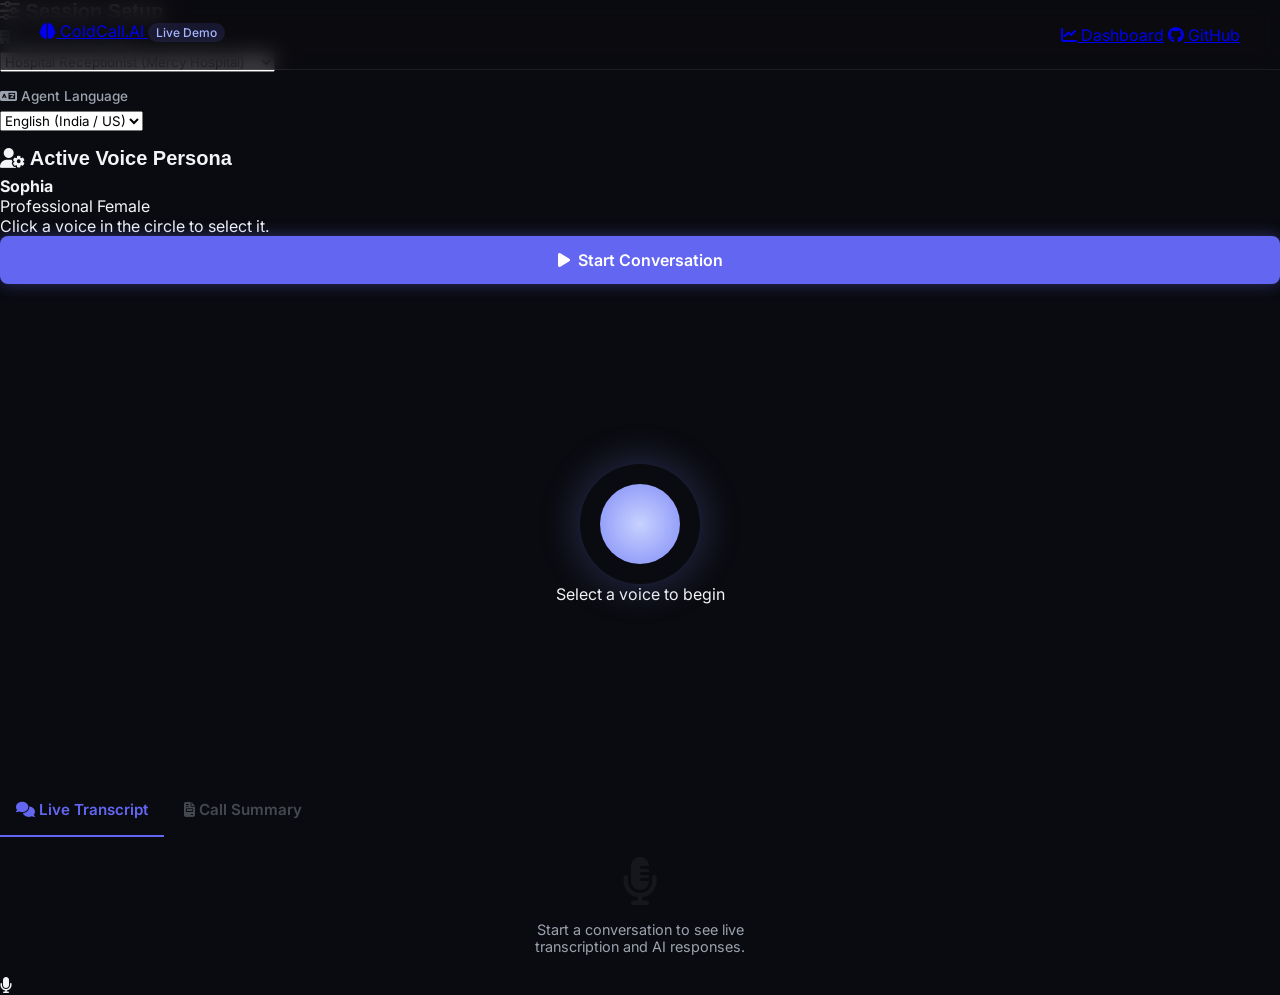
<file: static/voice-agent.html>
<!DOCTYPE html>
<html lang="en">
<head>
    <meta charset="UTF-8">
    <meta name="viewport" content="width=device-width, initial-scale=1.0">
    <title>Voice Agent Demo — Conversational AI</title>
    <meta name="description" content="Interactive browser voice demo featuring low-latency speech recognition, AI conversational intelligence, and natural text-to-speech.">
    <!-- Google Fonts & FontAwesome Icons -->
    <link rel="preconnect" href="https://fonts.googleapis.com">
    <link rel="preconnect" href="https://fonts.gstatic.com" crossorigin>
    <link href="https://fonts.googleapis.com/css2?family=Inter:wght@300;400;500;600;700&display=swap" rel="stylesheet">
    <link rel="stylesheet" href="https://cdnjs.cloudflare.com/ajax/libs/font-awesome/6.5.1/css/all.min.css">
    <link rel="stylesheet" href="/static/css/voice-agent.css">
</head>
<body>

    <!-- Header Navigation Bar -->
    <header class="app-header">
        <div class="header-left">
            <a href="/" class="brand-logo">
                <i class="fa-solid fa-brain brand-icon"></i>
                <span class="brand-name">ColdCall<span class="brand-highlight">.AI</span></span>
            </a>
            <span class="badge badge-pulse">Live Demo</span>
        </div>
        <div class="header-right">
            <a href="/static/index.html" class="nav-link"><i class="fa-solid fa-chart-line"></i> Dashboard</a>
            <a href="https://github.com/vaibhav668/ai_cold_call" target="_blank" class="nav-link"><i class="fa-brands fa-github"></i> GitHub</a>
        </div>
    </header>

    <!-- Main Container Grid -->
    <main class="demo-container">

        <!-- Sidebar: Configuration Panel -->
        <section class="sidebar-panel">
            <div class="panel-section">
                <h3 class="section-title"><i class="fa-solid fa-sliders"></i> Session Setup</h3>
                
                <!-- Industry / Workflow Selection -->
                <div class="form-group">
                    <label for="industry-select"><i class="fa-solid fa-building"></i> Industry Use Case</label>
                    <select id="industry-select" class="form-select">
                        <option value="hospital" selected>Hospital Receptionist (Mercy Hospital)</option>
                        <option value="real_estate">Real Estate Consultant (Premium Realty)</option>
                    </select>
                </div>

                <!-- Language Selection -->
                <div class="form-group">
                    <label for="language-select"><i class="fa-solid fa-language"></i> Agent Language</label>
                    <select id="language-select" class="form-select">
                        <option value="English" selected>English (India / US)</option>
                        <option value="Hindi">Hindi (हिंदी)</option>
                        <option value="Telugu">Telugu (తెలుగు)</option>
                    </select>
                </div>
            </div>

            <!-- Voice Persona Info Card -->
            <div class="panel-section">
                <h3 class="section-title"><i class="fa-solid fa-user-gear"></i> Active Voice Persona</h3>
                <div class="active-voice-card" id="active-voice-card">
                    <div id="active-voice-avatar-wrap">
                        <!-- Rendered by JS -->
                    </div>
                    <div class="voice-details">
                        <h4 id="active-voice-name">Sophia</h4>
                        <p class="voice-role" id="active-voice-role">Professional Female</p>
                        <p id="active-voice-desc">Click a voice in the circle to select it.</p>
                    </div>
                </div>
            </div>

            <!-- Call Controls -->
            <div class="panel-section call-actions">
                <button id="start-btn" class="btn btn-primary btn-glow">
                    <i class="fa-solid fa-play"></i> Start Conversation
                </button>
                <button id="end-btn" class="btn btn-danger hidden">
                    <i class="fa-solid fa-phone-slash"></i> End Conversation
                </button>

                <div class="call-metrics hidden" id="call-metrics">
                    <div class="metric">
                        <span class="metric-label">Status</span>
                        <span class="metric-value" id="connection-status">Connecting...</span>
                    </div>
                    <div class="metric">
                        <span class="metric-label">Duration</span>
                        <span class="metric-value" id="call-timer">00:00</span>
                    </div>
                    <div class="metric">
                        <button id="mute-btn" class="btn-icon" title="Toggle Mute">
                            <i class="fa-solid fa-microphone"></i>
                        </button>
                        <span class="metric-label" id="mic-status">Active</span>
                    </div>
                </div>

                <!-- Real-Time Telemetry Metrics Card -->
                <div class="call-metrics hidden" id="telemetry-panel" style="margin-top: 12px; border-top: 1px solid rgba(255,255,255,0.08); padding-top: 12px;">
                    <div class="metric" style="grid-column: span 3; text-align: left;">
                        <span class="metric-label" style="color: var(--accent-primary); font-weight: 600;"><i class="fa-solid fa-bolt"></i> Real-Time Pipeline Telemetry</span>
                    </div>
                    <div class="metric">
                        <span class="metric-label">Round-Trip</span>
                        <span class="metric-value" id="tele-roundtrip" style="color: #38bdf8;">—</span>
                    </div>
                    <div class="metric">
                        <span class="metric-label">LLM (First Token)</span>
                        <span class="metric-value" id="tele-llm" style="color: #a78bfa;">—</span>
                    </div>
                    <div class="metric">
                        <span class="metric-label">TTS (First Byte)</span>
                        <span class="metric-value" id="tele-tts" style="color: #34d399;">—</span>
                    </div>
                </div>
            </div>
        </section>

        <!-- Central Arena (Reactive Orb + Voice Circle) -->
        <section class="arena-panel">
            <div class="circular-arena" id="circular-arena">
                <div class="central-orb-container">
                    <div class="orb-pulsar state-idle" id="ai-orb">
                        <div class="orb-core"></div>
                        <div class="orb-wave wave-1"></div>
                        <div class="orb-wave wave-2"></div>
                    </div>
                    <p class="orb-status" id="orb-status-text">Select a voice to begin</p>
                </div>

                <!-- Orbiting Voice Profile Nodes -->
                <div class="voice-nodes-container" id="voice-nodes-container">
                    <!-- Dynamic voice nodes rendered by JS -->
                </div>
            </div>
        </section>

        <!-- Right Side: Dialog & Transcript / Call Analytics -->
        <section class="transcript-panel">
            <!-- Tabs -->
            <div class="tab-header">
                <button class="tab-btn active" id="tab-transcript-btn">
                    <i class="fa-solid fa-comments"></i> Live Transcript
                </button>
                <button class="tab-btn" id="tab-summary-btn" disabled>
                    <i class="fa-solid fa-file-invoice"></i> Call Summary
                </button>
            </div>

            <!-- Tab Content: Live Transcript -->
            <div class="tab-content" id="transcript-tab-content">
                <div class="dialog-scroll-container" id="transcript-scroll">
                    <div class="empty-transcript-message" id="empty-transcript-msg">
                        <i class="fa-solid fa-microphone-lines"></i>
                        <p>Start a conversation to see live transcription and AI responses.</p>
                    </div>
                </div>

                <!-- Typing / Thinking Indicator -->
                <div class="typing-indicator hidden" id="typing-indicator">
                    <div class="dot"></div>
                    <div class="dot"></div>
                    <div class="dot"></div>
                    <span>AI is thinking...</span>
                </div>
            </div>

            <!-- Tab Content: Call Summary (rendered post-call) -->
            <div class="tab-content hidden" id="summary-tab-content">
                <div class="summary-scroll-container" id="summary-scroll">
                    <!-- Populated dynamically by JS post-call -->
                </div>
            </div>
        </section>

    </main>

    <!-- Floating Orb Quick-Nav Widget -->
    <div class="widget-orb-fab" id="widget-orb-click" title="Scroll to Voice Agent">
        <i class="fa-solid fa-microphone"></i>
    </div>

    <script src="/static/js/voice-agent.js"></script>
</body>
</html>
</file>
<file: static/css/voice-agent.css>
/* ─── Voice Agent Demo — Complete CSS ─────────────────────────────────────── */
/* Custom Variables */
:root {
    --bg-base: #0a0b10;
    --bg-glass: rgba(16, 18, 27, 0.4);
    --border-glass: rgba(255, 255, 255, 0.08);
    --text-primary: #f3f4f6;
    --text-secondary: #9ca3af;
    
    /* Branding Hues */
    --primary: #6366f1;
    --primary-glow: rgba(99, 102, 241, 0.4);
    
    /* Responsive State Hues */
    --idle-color: #818cf8;
    --idle-glow: rgba(129, 140, 248, 0.3);
    --listening-color: #34d399;
    --listening-glow: rgba(52, 211, 153, 0.4);
    --thinking-color: #fbbf24;
    --thinking-glow: rgba(251, 191, 36, 0.4);
    --speaking-color: #f43f5e;
    --speaking-glow: rgba(244, 63, 94, 0.4);
    --error-color: #ef4444;
    --error-glow: rgba(239, 68, 68, 0.4);
    --disconnected-color: #6b7280;
    --disconnected-glow: rgba(107, 114, 128, 0.2);
}

/* Base resets & Fonts */
* {
    margin: 0;
    padding: 0;
    box-sizing: border-box;
    font-family: 'Inter', sans-serif;
}

body {
    background-color: var(--bg-base);
    color: var(--text-primary);
    min-height: 100vh;
    overflow-x: hidden;
    position: relative;
}

/* Background gradients */
.bg-glow {
    position: absolute;
    border-radius: 50%;
    filter: blur(120px);
    z-index: -1;
    opacity: 0.15;
    pointer-events: none;
}

.bg-glow-1 {
    width: 600px;
    height: 600px;
    background: radial-gradient(circle, var(--primary), transparent 70%);
    top: -10%;
    left: -10%;
}

.bg-glow-2 {
    width: 500px;
    height: 500px;
    background: radial-gradient(circle, #f43f5e, transparent 70%);
    bottom: -10%;
    right: -10%;
}

/* App Header */
.app-header {
    height: 70px;
    padding: 0 40px;
    display: flex;
    justify-content: space-between;
    align-items: center;
    border-bottom: 1px solid var(--border-glass);
    background: rgba(10, 11, 16, 0.8);
    backdrop-filter: blur(10px);
    position: fixed;
    top: 0;
    left: 0;
    width: 100%;
    z-index: 100;
}

.app-header .logo {
    display: flex;
    align-items: center;
    gap: 12px;
    font-family: 'Outfit', sans-serif;
    font-weight: 700;
    font-size: 1.4rem;
    color: var(--text-primary);
}

.app-header .logo i {
    color: var(--primary);
}

.nav-back-btn {
    text-decoration: none;
    color: var(--text-secondary);
    font-weight: 500;
    font-size: 0.95rem;
    display: flex;
    align-items: center;
    gap: 8px;
    transition: all 0.2s ease;
}

.nav-back-btn:hover {
    color: var(--text-primary);
    transform: translateX(-4px);
}

/* Layout container */
.main-container {
    margin-top: 70px;
    height: calc(100vh - 70px);
    display: grid;
    grid-template-columns: 320px 1fr;
    padding: 20px;
    gap: 20px;
    overflow: hidden;
}

@media (max-width: 1200px) {
    .main-container {
        grid-template-columns: 300px 1fr;
        grid-template-rows: auto 1fr;
        height: auto;
        overflow-y: auto;
    }
    .transcript-panel {
        grid-column: span 2;
        height: 500px;
    }
}

@media (max-width: 768px) {
    .main-container {
        grid-template-columns: 1fr;
        grid-template-rows: auto auto auto;
    }
    .control-panel, .arena-panel, .transcript-panel {
        grid-column: span 1;
    }
    .circular-arena {
        height: 400px !important;
    }
}

/* Glassmorphism panel styles */
.glass-panel {
    background: var(--bg-glass);
    border: 1px solid var(--border-glass);
    border-radius: 16px;
    backdrop-filter: blur(12px);
    display: flex;
    flex-direction: column;
    overflow: hidden;
    box-shadow: 0 8px 32px 0 rgba(0, 0, 0, 0.3);
}

/* Control Panel Sidebar */
.control-panel {
    padding: 24px;
    gap: 24px;
}

.panel-section h2, .panel-section h3 {
    font-family: 'Outfit', sans-serif;
    font-size: 1.25rem;
    font-weight: 600;
    margin-bottom: 6px;
}

.section-desc {
    font-size: 0.85rem;
    color: var(--text-secondary);
    margin-bottom: 16px;
}

.form-group {
    margin-bottom: 16px;
}

.form-group label {
    display: block;
    font-size: 0.85rem;
    font-weight: 500;
    color: var(--text-secondary);
    margin-bottom: 6px;
}

.custom-select {
    width: 100%;
    padding: 12px;
    background: rgba(255, 255, 255, 0.04);
    border: 1px solid var(--border-glass);
    border-radius: 8px;
    color: var(--text-primary);
    font-size: 0.95rem;
    outline: none;
    cursor: pointer;
    transition: border-color 0.2s;
}

.custom-select:focus {
    border-color: var(--primary);
}

/* Selected voice details card */
.selected-voice-details {
    border-top: 1px solid var(--border-glass);
    padding-top: 20px;
}

.voice-details-card {
    display: flex;
    align-items: center;
    gap: 16px;
    padding: 16px;
    background: rgba(255, 255, 255, 0.03);
    border: 1px solid var(--border-glass);
    border-radius: 12px;
}

/* Avatar wrapper (replaces broken <img> approach) */
.avatar-wrap {
    display: flex;
    align-items: center;
    justify-content: center;
    border-radius: 50%;
    overflow: hidden;
    flex-shrink: 0;
}

.avatar-wrap img {
    width: 100%;
    height: 100%;
    object-fit: cover;
    border-radius: 50%;
}

.active-avatar-wrap {
    width: 56px;
    height: 56px;
    border: 2px solid var(--primary);
    box-shadow: 0 0 10px var(--primary-glow);
}

.active-avatar {
    width: 56px;
    height: 56px;
    border-radius: 50%;
    border: 2px solid var(--primary);
    object-fit: cover;
    box-shadow: 0 0 10px var(--primary-glow);
}

.voice-info h4 {
    font-family: 'Outfit', sans-serif;
    font-size: 1.05rem;
    font-weight: 600;
    margin-bottom: 2px;
}

.badge {
    display: inline-block;
    padding: 2px 8px;
    background: rgba(99, 102, 241, 0.15);
    color: #a5b4fc;
    border-radius: 99px;
    font-size: 0.75rem;
    font-weight: 500;
    margin-bottom: 6px;
}

.voice-info p {
    font-size: 0.8rem;
    color: var(--text-secondary);
    line-height: 1.3;
}

/* Call Actions buttons */
.call-actions {
    margin-top: auto;
    display: flex;
    flex-direction: column;
    gap: 12px;
}

.btn {
    width: 100%;
    padding: 14px;
    border: none;
    border-radius: 8px;
    font-weight: 600;
    font-size: 1rem;
    cursor: pointer;
    display: flex;
    align-items: center;
    justify-content: center;
    gap: 8px;
    transition: all 0.2s ease;
}

.btn-primary {
    background: var(--primary);
    color: white;
}

.btn-primary:hover {
    transform: translateY(-2px);
    box-shadow: 0 4px 20px var(--primary-glow);
}

.btn-danger {
    background: #ef4444;
    color: white;
}

.btn-danger:hover {
    transform: translateY(-2px);
    box-shadow: 0 4px 20px rgba(239, 68, 68, 0.4);
}

.btn-glow {
    box-shadow: 0 0 15px var(--primary-glow);
}

.hidden {
    display: none !important;
}

/* Call Metrics */
.call-metrics {
    display: flex;
    justify-content: space-between;
    align-items: center;
    padding: 12px 16px;
    background: rgba(255, 255, 255, 0.02);
    border: 1px solid var(--border-glass);
    border-radius: 10px;
    margin-top: 10px;
}

.metric {
    display: flex;
    flex-direction: column;
    align-items: center;
    gap: 4px;
}

.metric-label {
    font-size: 0.75rem;
    color: var(--text-secondary);
}

.metric-value {
    font-size: 0.9rem;
    font-weight: 600;
}

.connection-status {
    color: var(--primary);
}

.btn-icon {
    background: none;
    border: none;
    color: var(--text-primary);
    font-size: 1.15rem;
    cursor: pointer;
    width: 36px;
    height: 36px;
    border-radius: 50%;
    display: flex;
    align-items: center;
    justify-content: center;
    transition: background 0.2s;
}

.btn-icon:hover {
    background: rgba(255, 255, 255, 0.08);
}

.btn-icon.muted {
    color: #ef4444;
    background: rgba(239, 68, 68, 0.1);
}

/* Arena Panel (Reactive Orb + Circle Selector) */
.arena-panel {
    display: flex;
    justify-content: center;
    align-items: center;
    position: relative;
}

.circular-arena {
    position: relative;
    width: 100%;
    max-width: 500px;
    height: 500px;
    display: flex;
    justify-content: center;
    align-items: center;
}

/* Central reactive Orb container */
.central-orb-container {
    position: relative;
    width: 180px;
    height: 180px;
    display: flex;
    flex-direction: column;
    justify-content: center;
    align-items: center;
    z-index: 10;
}

.orb-status-text {
    position: absolute;
    bottom: -36px;
    font-family: 'Outfit', sans-serif;
    font-weight: 500;
    font-size: 0.9rem;
    color: var(--text-secondary);
    letter-spacing: 0.05em;
    text-transform: uppercase;
    white-space: nowrap;
}

/* Pulsar Orb */
.orb-pulsar {
    width: 120px;
    height: 120px;
    border-radius: 50%;
    position: relative;
    display: flex;
    justify-content: center;
    align-items: center;
    transition: all 0.5s ease;
}

.orb-core {
    width: 80px;
    height: 80px;
    border-radius: 50%;
    z-index: 2;
    transition: all 0.5s ease;
}

.orb-wave {
    position: absolute;
    border-radius: 50%;
    width: 100%;
    height: 100%;
    opacity: 0;
    z-index: 1;
    transition: all 0.5s ease;
}

/* Orb States */

/* IDLE - Soft Indigo Pulse */
.orb-pulsar.state-idle {
    box-shadow: 0 0 40px var(--idle-glow);
}
.orb-pulsar.state-idle .orb-core {
    background: radial-gradient(circle, #c7d2fe, var(--idle-color));
}
.orb-pulsar.state-idle .orb-wave {
    border: 2px solid var(--idle-color);
    animation: orb-pulse-anim 3s infinite ease-out;
}
.orb-pulsar.state-idle .wave-2 { animation-delay: 1s; }
.orb-pulsar.state-idle .wave-3 { animation-delay: 2s; }

/* LISTENING - Expanding concentric green waves */
.orb-pulsar.state-listening {
    box-shadow: 0 0 50px var(--listening-glow);
}
.orb-pulsar.state-listening .orb-core {
    background: radial-gradient(circle, #a7f3d0, var(--listening-color));
    transform: scale(1.1);
}
.orb-pulsar.state-listening .orb-wave {
    border: 3px solid var(--listening-color);
    animation: orb-pulse-anim 1.5s infinite linear;
}
.orb-pulsar.state-listening .wave-2 { animation-delay: 0.5s; }
.orb-pulsar.state-listening .wave-3 { animation-delay: 1s; }

/* THINKING - Amber revolving loop */
.orb-pulsar.state-thinking {
    box-shadow: 0 0 50px var(--thinking-glow);
}
.orb-pulsar.state-thinking .orb-core {
    background: radial-gradient(circle, #fde68a, var(--thinking-color));
}
.orb-pulsar.state-thinking .orb-wave {
    border: 2px dashed var(--thinking-color);
    width: 140px;
    height: 140px;
    opacity: 0.6;
    animation: orb-spin-anim 2s infinite linear;
}
.orb-pulsar.state-thinking .wave-2 {
    border: 2px dotted var(--thinking-color);
    width: 160px;
    height: 160px;
    animation: orb-spin-reverse-anim 3s infinite linear;
}

/* SPEAKING - Fast undulating pink waves */
.orb-pulsar.state-speaking {
    box-shadow: 0 0 60px var(--speaking-glow);
}
.orb-pulsar.state-speaking .orb-core {
    background: radial-gradient(circle, #fecdd3, var(--speaking-color));
    transform: scale(1.15);
}
.orb-pulsar.state-speaking .orb-wave {
    border: 2px solid var(--speaking-color);
    animation: orb-speaking-anim 1.2s infinite ease-in-out;
}
.orb-pulsar.state-speaking .wave-2 {
    animation: orb-speaking-anim 1s infinite ease-in-out;
    animation-delay: 0.3s;
}
.orb-pulsar.state-speaking .wave-3 {
    animation: orb-speaking-anim 1.4s infinite ease-in-out;
    animation-delay: 0.6s;
}

/* DISCONNECTED - Dim grey */
.orb-pulsar.state-disconnected {
    box-shadow: 0 0 20px var(--disconnected-glow);
}
.orb-pulsar.state-disconnected .orb-core {
    background: radial-gradient(circle, #e5e7eb, var(--disconnected-color));
}

/* ERROR - Intense warning red */
.orb-pulsar.state-error {
    box-shadow: 0 0 50px var(--error-glow);
}
.orb-pulsar.state-error .orb-core {
    background: radial-gradient(circle, #fee2e2, var(--error-color));
    animation: orb-error-flicker 0.3s infinite alternate;
}

/* Keyframes animations */
@keyframes orb-pulse-anim {
    0% { transform: scale(1); opacity: 0.8; }
    100% { transform: scale(1.6); opacity: 0; }
}

@keyframes orb-spin-anim {
    0% { transform: rotate(0deg); }
    100% { transform: rotate(360deg); }
}

@keyframes orb-spin-reverse-anim {
    0% { transform: rotate(360deg); }
    100% { transform: rotate(0deg); }
}

@keyframes orb-speaking-anim {
    0%, 100% { transform: scale(1); opacity: 0.6; }
    50% { transform: scale(1.5); opacity: 0.1; }
}

@keyframes orb-error-flicker {
    0% { opacity: 0.8; transform: scale(1); }
    100% { opacity: 1; transform: scale(1.05); }
}

/* Circular Voice selector node */
.circular-voice-nodes {
    position: absolute;
    width: 100%;
    height: 100%;
    top: 0;
    left: 0;
    pointer-events: none;
}

.voice-node {
    position: absolute;
    width: 60px;
    height: 60px;
    border-radius: 50%;
    background: rgba(16, 18, 27, 0.7);
    border: 2px solid var(--border-glass);
    cursor: pointer;
    pointer-events: auto;
    display: flex;
    justify-content: center;
    align-items: center;
    transition: all 0.3s cubic-bezier(0.4, 0, 0.2, 1);
    box-shadow: 0 4px 10px rgba(0, 0, 0, 0.3);
    top: 50%;
    left: 50%;
    margin-top: -30px;
    margin-left: -30px;
}

.voice-node img {
    width: 52px;
    height: 52px;
    border-radius: 50%;
    object-fit: cover;
    transition: all 0.3s;
}

.voice-node:hover {
    border-color: var(--primary);
    transform: scale(1.15);
    box-shadow: 0 0 15px rgba(99, 102, 241, 0.3);
}

.voice-node.selected {
    border-color: var(--primary);
    box-shadow: 0 0 20px var(--primary-glow);
    transform: scale(1.2);
}

.voice-node.selected img {
    border: 2px solid var(--bg-base);
}

/* Transcript & Summary Panel */
.transcript-panel {
    display: flex;
    flex-direction: column;
}

.panel-tabs {
    display: flex;
    border-bottom: 1px solid var(--border-glass);
}

.tab-btn {
    flex: 1;
    padding: 16px;
    background: none;
    border: none;
    color: var(--text-secondary);
    font-weight: 600;
    font-size: 0.95rem;
    cursor: pointer;
    transition: all 0.2s;
    outline: none;
}

.tab-btn:hover:not(:disabled) {
    color: var(--text-primary);
}

.tab-btn.active {
    color: var(--primary);
    border-bottom: 2px solid var(--primary);
}

.tab-btn:disabled {
    opacity: 0.4;
    cursor: not-allowed;
}

.tab-content {
    flex: 1;
    display: flex;
    flex-direction: column;
    overflow: hidden;
    padding: 20px;
}

/* Scroll Containers */
.transcript-scroll, .summary-scroll {
    flex: 1;
    overflow-y: auto;
    display: flex;
    flex-direction: column;
    gap: 16px;
    padding-right: 8px;
}

/* System / info messages in transcript */
.system-msg {
    align-self: center;
    display: flex;
    align-items: center;
    gap: 6px;
    font-size: 0.78rem;
    color: var(--text-secondary);
    background: rgba(99,102,241,0.08);
    border: 1px dashed rgba(99,102,241,0.3);
    border-radius: 8px;
    padding: 6px 14px;
    animation: bubble-fade-in 0.3s ease;
}

.transcript-scroll::-webkit-scrollbar, .summary-scroll::-webkit-scrollbar {
    width: 6px;
}

.transcript-scroll::-webkit-scrollbar-thumb, .summary-scroll::-webkit-scrollbar-thumb {
    background: rgba(255, 255, 255, 0.1);
    border-radius: 99px;
}

/* Empty transcript status */
.empty-transcript-message {
    display: flex;
    flex-direction: column;
    align-items: center;
    justify-content: center;
    text-align: center;
    gap: 16px;
    margin: auto;
    color: var(--text-secondary);
}

.empty-transcript-message i {
    font-size: 3rem;
    color: rgba(255, 255, 255, 0.05);
}

.empty-transcript-message p {
    font-size: 0.9rem;
    max-width: 250px;
}

/* Dialog bubbles */
.dialog-msg {
    display: flex;
    flex-direction: column;
    max-width: 80%;
    animation: bubble-fade-in 0.3s ease;
}

.dialog-msg.user {
    align-self: flex-end;
    align-items: flex-end;
}

.dialog-msg.agent {
    align-self: flex-start;
    align-items: flex-start;
}

.msg-sender {
    font-size: 0.75rem;
    color: var(--text-secondary);
    margin-bottom: 4px;
    font-weight: 500;
}

.msg-bubble {
    padding: 12px 16px;
    border-radius: 16px;
    font-size: 0.9rem;
    line-height: 1.4;
    word-break: break-word;
}

.dialog-msg.user .msg-bubble {
    background: var(--primary);
    color: white;
    border-bottom-right-radius: 4px;
}

.dialog-msg.agent .msg-bubble {
    background: rgba(255, 255, 255, 0.05);
    border: 1px solid var(--border-glass);
    color: var(--text-primary);
    border-bottom-left-radius: 4px;
}

.msg-time {
    font-size: 0.7rem;
    color: var(--text-secondary);
    margin-top: 4px;
}

@keyframes bubble-fade-in {
    0% { transform: translateY(10px); opacity: 0; }
    100% { transform: translateY(0); opacity: 1; }
}

/* Typing Indicator */
.typing-indicator-container {
    display: flex;
    align-items: center;
    gap: 8px;
    padding: 8px 12px;
    background: rgba(255, 255, 255, 0.03);
    border-radius: 99px;
    align-self: flex-start;
    border: 1px solid var(--border-glass);
    margin-top: 10px;
    animation: indicator-fade-in 0.2s ease;
}

.typing-label {
    font-size: 0.75rem;
    color: var(--text-secondary);
    font-weight: 500;
}

.dots {
    display: flex;
    gap: 4px;
}

.dots span {
    width: 6px;
    height: 6px;
    background: var(--text-secondary);
    border-radius: 50%;
    animation: dots-loading 1.2s infinite ease-in-out;
}

.dots span:nth-child(2) { animation-delay: 0.2s; }
.dots span:nth-child(3) { animation-delay: 0.4s; }

@keyframes dots-loading {
    0%, 100% { transform: translateY(0); }
    50% { transform: translateY(-4px); }
}

@keyframes indicator-fade-in {
    from { opacity: 0; transform: scale(0.9); }
    to { opacity: 1; transform: scale(1); }
}

/* Post-call summary UI cards */
.summary-card {
    background: rgba(255, 255, 255, 0.02);
    border: 1px solid var(--border-glass);
    border-radius: 12px;
    padding: 16px;
}

.summary-card h4 {
    font-family: 'Outfit', sans-serif;
    font-size: 1rem;
    margin-bottom: 8px;
    color: var(--primary);
    border-bottom: 1px solid rgba(255, 255, 255, 0.05);
    padding-bottom: 6px;
}

.summary-card p {
    font-size: 0.85rem;
    color: var(--text-primary);
    line-height: 1.4;
}

.metric-grid {
    display: grid;
    grid-template-columns: 1fr 1fr;
    gap: 12px;
}

.metric-card {
    background: rgba(255, 255, 255, 0.02);
    border: 1px solid var(--border-glass);
    border-radius: 8px;
    padding: 12px;
    display: flex;
    flex-direction: column;
    gap: 4px;
}

.metric-card.wide {
    grid-column: span 2;
}

.metric-card label {
    font-size: 0.75rem;
    color: var(--text-secondary);
}

.metric-card span {
    font-size: 0.9rem;
    font-weight: 600;
}

.info-list {
    display: flex;
    flex-direction: column;
    gap: 8px;
}

.info-item {
    display: flex;
    justify-content: space-between;
    font-size: 0.85rem;
    padding: 4px 0;
    border-bottom: 1px dotted rgba(255, 255, 255, 0.05);
}

.info-item label {
    color: var(--text-secondary);
}

.info-item span {
    font-weight: 500;
}

.summary-list {
    list-style: none;
}

.summary-list li {
    font-size: 0.85rem;
    margin-bottom: 6px;
    padding-left: 16px;
    position: relative;
}

.summary-list li::before {
    content: "•";
    color: var(--primary);
    position: absolute;
    left: 0;
    font-size: 1.2rem;
    top: -2px;
}

/* Floating widget orb */
.floating-widget-container {
    position: fixed;
    bottom: 30px;
    right: 30px;
    z-index: 1000;
    display: flex;
    align-items: center;
    gap: 12px;
}

.widget-orb {
    width: 60px;
    height: 60px;
    border-radius: 50%;
    background: linear-gradient(135deg, var(--primary), #ec4899);
    cursor: pointer;
    box-shadow: 0 8px 30px rgba(99, 102, 241, 0.4);
    display: flex;
    justify-content: center;
    align-items: center;
    font-size: 1.4rem;
    color: white;
    position: relative;
    transition: all 0.3s cubic-bezier(0.175, 0.885, 0.32, 1.275);
}

.widget-orb:hover {
    transform: scale(1.1) rotate(10deg);
}

.widget-pulse {
    position: absolute;
    width: 100%;
    height: 100%;
    border-radius: 50%;
    border: 2px solid var(--primary);
    animation: orb-pulse-anim 2.5s infinite;
    pointer-events: none;
}

.widget-tooltip {
    background: #111827;
    border: 1px solid var(--border-glass);
    padding: 6px 12px;
    border-radius: 8px;
    font-size: 0.8rem;
    font-weight: 600;
    color: var(--text-primary);
    opacity: 0;
    transform: translateX(10px);
    transition: all 0.3s;
    pointer-events: none;
    white-space: nowrap;
}

.floating-widget-container:hover .widget-tooltip {
    opacity: 1;
    transform: translateX(0);
}
</file>
